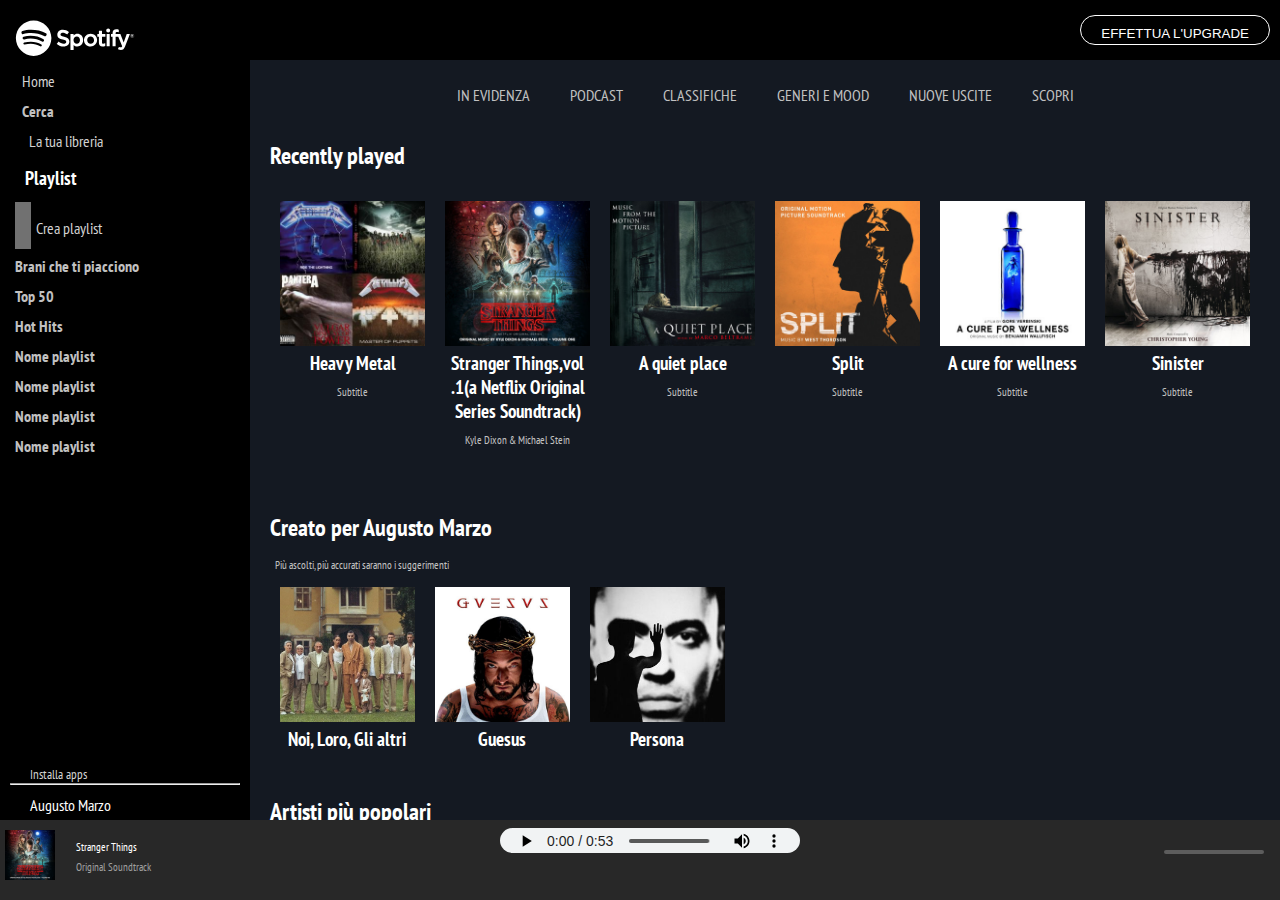
<file: index.html>
<!DOCTYPE html>
<html lang="en">
<head>
    <meta charset="UTF-8">
    <meta name="viewport" content="width=device-width, initial-scale=1.0">
    <link rel="preconnect" href="https://fonts.googleapis.com">
<link rel="preconnect" href="https://fonts.gstatic.com" crossorigin>
<link href="https://fonts.googleapis.com/css2?family=Montserrat:ital,wght@0,100;0,400;1,100&family=PT+Sans+Caption&family=PT+Sans+Narrow&display=swap" rel="stylesheet">
<link rel="stylesheet" href="https://cdnjs.cloudflare.com/ajax/libs/font-awesome/6.4.2/css/all.min.css" integrity="sha512-z3gLpd7yknf1YoNbCzqRKc4qyor8gaKU1qmn+CShxbuBusANI9QpRohGBreCFkKxLhei6S9CQXFEbbKuqLg0DA==" crossorigin="anonymous" referrerpolicy="no-referrer" />   
<link rel="stylesheet" href="css/style.css">
    <title>Spotify Web</title>
</head>
<body>
    <div class="wrapper">
          <div id="call-to-action" class="f-end">
               <button class="button-call" type="button">Effettua L'upgrade</button>
            </div>
        <main class="flex">
             <nav id="side-bar" class="column">
                <div class="side-bar-top">
                  <div class="logo-content f-center">
                           <img src="img/logo.svg" alt="logo">
                   </div>
                   <div class="display-none">
                          <img  src="img/logo-small.svg" alt="logo-small">
                   </div>
                    <div class="item-title">               
                          <i class="fa-solid fa-house txt-item"></i>
                          <span class="txt-item">Home</span>
                    </div>
                    <div class="item-title">               
                          <i class="fa-solid fa-magnifying-glass txt-item"></i>
                          <span class="txt-item"><a href="pages/pages.html">Cerca</a></span>
                   </div>
                   <div class="item-title mg-7-left">               
                         <i class="fa-solid fa-lines-leaning fa-flip-horizontal txt-item"></i>
                         <span class="txt-item ">La tua libreria</span>
                 </div>
                 <div class="playlist">
                         <h3 class="txt-white pad-10-tb ">Playlist</h3>
                 <div class="pad-10-tb ">
                        <i class="fa-solid fa-plus"></i>
                        <span class="txt-item">Crea playlist</span>
                 </div>
                    <ul>
                        <li class="txt-item "><a href="#">Brani che ti piacciono</a></li>
                        <li class="txt-item "><a href="#">Top 50</a></li>
                        <li class="txt-item "><a href="#">Hot Hits</a></li>
                        <li class="txt-item "><a href="#">Nome playlist</a></li>
                        <li class="txt-item "><a href="#">Nome playlist</a></li>
                        <li class="txt-item "><a href="#">Nome playlist</a></li>
                        <li class="txt-item "><a href="#">Nome playlist</a></li>
                    </ul> 
                </div>  
                </div>
                 <div class="side-bar-bottom"> 
                    <div class="f-end-column">
                      <div class="install-app">
                         <i class="fa-solid fa-arrow-down txt-item pad-10-tb pad-10-lr"></i>
                        <span class="txt-item"><small>Installa apps</small></span>
                  </div> 
                  <hr>
                   <div class="pad-10-tb">
                         <i class="fa-regular fa-user txt-item pad-10-lr"></i>
                         <span class="txt-white">Augusto Marzo</span>
                    </div>
                  </div>
                </div> 
             </nav>
                <section id="main-content">
                    <nav class="nav-bar ">
                        <ul class="list-nav-bar f-center-c wrap">
                            <li>In evidenza</li>
                            <li>Podcast</li>
                            <li>Classifiche</li>
                            <li>Generi e Mood</li>
                            <li>Nuove Uscite</li>
                            <li>Scopri</li>
                        </ul>
                    </nav>
               <div id="recently">
                        <h2 class="txt-white pad-20-tb">Recently played</h2>
                  <div class="cover-list space-between wrap">
                     <div class="cover-item">
                          <div class="cover-container">
                                <img  src="img/metal_lifting.jpg" alt="metal_lifting">
                                <div class="item-circle"><i class="fa-regular fa-circle-play fa-beat"></i></div>
                         </div>
                         <div class="text-center">
                                <h3 class="txt-white">Heavy Metal</h3>
                                <p class="txt-lightgrey">Subtitle</p>
                         </div>
                     </div>
                         
                      <div class="cover-item">
                          <div class="cover-container">
                                <img  src="img/stranger.jpeg" alt="stranger">
                                <div class="item-circle-visible"><i class="fa-regular fa-circle-play" style="color: #ffffff;"></i></div>
                         </div>
                         <div class="text-center">
                                <h3 class="txt-white text-center">Stranger Things,vol <br>.1(a Netflix Original <br>Series Soundtrack)</h3>
                                <p class="txt-lightgrey">Kyle Dixon & Michael Stein</p>
                         </div>
                      </div>
                         <div class="cover-item">
                            <div class="cover-container">
                                  <img  src="img/aquietplace.jpeg" alt="aquietplace">
                                  <div class="item-circle"><i class="fa-regular fa-circle-play fa-beat"></i></div>
                           </div>
                           <div class="text-center">
                                  <h3 class="txt-white">A quiet place</h3>
                                  <p class="txt-lightgrey">Subtitle</p>
                           </div>
                         </div>
                           <div class="cover-item">
                            <div class="cover-container">
                                  <img  src="img/split.jpeg" alt="split">
                                  <div class="item-circle"><i class="fa-regular fa-circle-play fa-beat"></i></div>
                           </div>
                            <div class="text-center">
                                  <h3 class="txt-white">Split</h3>
                                  <p class="txt-lightgrey">Subtitle</p>
                             </div>
                           </div>
                           <div class="cover-item">
                            <div class="cover-container">
                                  <img  src="img/cure.jpeg" alt="cure">
                                  <div class="item-circle"><i class="fa-regular fa-circle-play fa-beat"></i></div>
                           </div>
                           <div class="text-center">
                                  <h3 class="txt-white">A cure for wellness</h3>
                                  <p class="txt-lightgrey">Subtitle</p>
                           </div>
                           </div>
                           <div class="cover-item">
                            <div class="cover-container">
                                  <img  src="img/sinister.jpeg" alt="sinister">
                                  <div class="item-circle"><i class="fa-regular fa-circle-play fa-beat"></i></div>
                           </div>
                           <div class="text-center">
                                  <h3 class="txt-white">Sinister</h3>
                                  <p class="txt-lightgrey">Subtitle</p>
                           </div>
                          </div>
                      </div>
                  </div>
        <section id="foryou">
                             <h2 class="txt-white  pad-10-tb">Creato per Augusto Marzo</h2>
                             <p class="txt-lightgrey">Più ascolti, più accurati saranno i suggerimenti</p>
                    <div class="cover-list space-between wrap">
                        <div class="cover-item ">
                             <div class="cover-container">
                                   <img  src="img/marra1.webp" alt="Marracash">
                                   <div class="item-circle"><i class="fa-regular fa-circle-play fa-beat"></i></div>
                            </div>
                            <div class="text-center">
                                   <h3 class="txt-white">Noi, Loro, Gli altri</h3>
                            </div>
                        </div>
                        <div class="cover-item ">
                            <div class="cover-container">
                                  <img  src="img/gue-guesus-cover-album.jpg" alt="Marracash">
                                  <div class="item-circle"><i class="fa-regular fa-circle-play fa-beat"></i></div>
                           </div>
                           <div class="text-center ">
                                  <h3 class="txt-white">Guesus</h3>
                           </div>
                       </div>
                       <div class="cover-item ">
                        <div class="cover-container">
                              <img  src="img/marra2.jpg" alt="Marracash">
                              <div class="item-circle"><i class="fa-regular fa-circle-play fa-beat"></i></div>
                       </div>
                       <div class="text-center ">
                              <h3 class="txt-white">Persona</h3>
                       </div>
                   </div>
                    </div>
        </section>
        <section id="artist-popular">
                    <h2 class="txt-white  pad-10-tb">Artisti più popolari</h2>
                    <p class="txt-lightgrey">Più ascolti, più accurati saranno i suggerimenti</p>
           <div class="cover-list space-between">
               <div class="cover-item ">
                    <div class="cover-container">
                          <img class="circle" src="img/Marracashprofilo.jpg" alt="Marracash">
                   </div>
                   <div class="text-center">
                          <h3 class="txt-white">Marracash</h3>
                   </div>
               </div>
               <div class="cover-item ">
                   <div class="cover-container">
                         <img class="circle" src="img/gue-profilo.jpg" alt="Marracash">
                  </div>
                  <div class="text-center ">
                         <h3 class="txt-white">Guè</h3>
                  </div>
              </div>
           </div>
       </section>
      </section>
          
        </main>
    </div>
    <section id="player-section" class="space-between-center">
        <ul>
            <li><img src="img/stranger.jpeg" alt="Stranger Cover"></li>
            <li>
                    <span>Stranger Things</span><br>
                    <span>Original Soundtrack</span>
             </li>
                   <li><i class="fa-regular fa-heart"></i></li>
                   <li><i class="fa-regular fa-folder"></i></li>
        </div>
        </ul>
        <div>
            <ul class="player-buttons">
                     <li><i class="fa-solid fa-shuffle"></i></li>
                     <li><i class="fa-solid fa-backward-step"></i></li>
                     <li><i class="fa-regular fa-circle-play"></i></li>
                     <li><i class="fa-solid fa-forward-step"></i></li>
                     <li><i class="fa-solid fa-rotate-right"></i></li>
            </ul>
            <ul class="player-progression-bar">
                <li class="p-relative">
                    <audio class="song" controls autoplay>
                        <source src="img/yt1s.com - Stranger Things  Title Sequence HD  Netflix.mp3" type="audio/mp3">
                    </audio>                   
                </li>
            </ul>
        </div>
        <ul class="player-settings">
                  <li><i class="fa-solid fa-list"></i></li>
                  <li><i class="fa-solid fa-desktop"></i></li>
                  <li><i class="fa-solid fa-volume-high"></i></li>
                   <li class="p-relative">
                <div class="thin-bar short"></div>
                </div>
            </li>
        </ul>
    </section>
  </div>
</body>
</html>
</file>
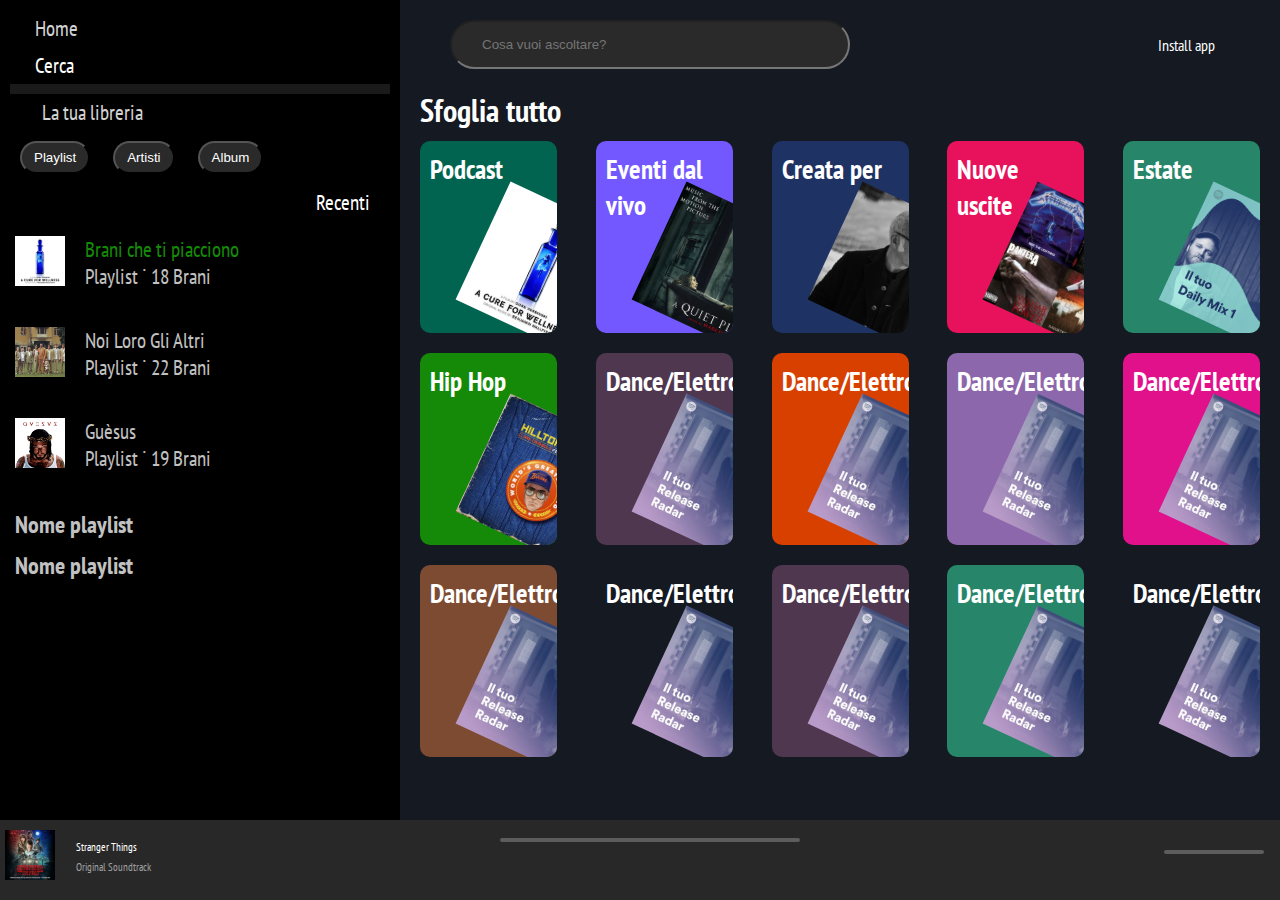
<file: pages/pages.html>
<!DOCTYPE html>
<html lang="en">
<head>
    <meta charset="UTF-8">
    <meta name="viewport" content="width=device-width, initial-scale=1.0">
    <link rel="preconnect" href="https://fonts.googleapis.com">
<link rel="preconnect" href="https://fonts.gstatic.com" crossorigin>
<link href="https://fonts.googleapis.com/css2?family=Montserrat:ital,wght@0,100;0,400;1,100&family=PT+Sans+Caption&family=PT+Sans+Narrow&display=swap" rel="stylesheet">
<link rel="stylesheet" href="https://cdnjs.cloudflare.com/ajax/libs/font-awesome/6.4.2/css/all.min.css" integrity="sha512-z3gLpd7yknf1YoNbCzqRKc4qyor8gaKU1qmn+CShxbuBusANI9QpRohGBreCFkKxLhei6S9CQXFEbbKuqLg0DA==" crossorigin="anonymous" referrerpolicy="no-referrer" />   
<link rel="stylesheet" href="style.css">
    <title>Spotify-Ricerca</title>
</head>
<body>
    <div class="wrapper">
        <main class="flex">
             <nav id="side-bar" class="column">
                <div class="side-bar-top">
                  
                    <div class="item-title">               
                          <i class="fa-solid fa-house txt-item"></i>
                          <span class="txt-item">Home</span>
                    </div>
                    <div class="item-title">               
                          <i class="fa-solid fa-magnifying-glass txt-item"></i>
                          <span class="txt-white">Cerca</span>
                   </div>
                   <hr>
                   <div class="item-title mg-7-left">               
                         <i class="fa-solid fa-lines-leaning fa-flip-horizontal txt-item"></i>
                         <span class="txt-item ">La tua libreria</span>
                 </div>
                 <div>
                    <input class="btn-tris txt-white" type="button" value="Playlist">
                    <input class="btn-tris txt-white" type="button" value="Artisti">
                    <input class="btn-tris txt-white"  type="button" value="Album">
                 </div>
                 <div class="playlist">
                    <div class="space-between-center">
                          <h3 class="txt-white pad-10-tb "><i class="fa-solid fa-magnifying-glass"></i></h3>
                          <span class="txt-white">Recenti <i class="fa-solid fa-chevron-down"></i></span>
                    </div>
                    <ul>
                        <div class="f-center-start"> 
                        <li class="txt-item "><a href="#"><img src="../img/cure.jpeg" alt=""></a></li>
                        <li><span class="txt-green">Brani che ti piacciono</span>
                        <br>
                        <span class="txt-lightgrey">Playlist &dot; 18 Brani</span></li>
                    </div>
                    <div class="f-center-start"> 
                        <li class="txt-item "><a href="#"><img src="../img/marra1.webp" alt=""></a></li>
                        <li><span class="txt-lightgrey">Noi Loro Gli Altri</span>
                        <br>
                        <span class="txt-lightgrey">Playlist &dot;  22   Brani</span></li>
                    </div>
                    <div class="f-center-start"> 
                        <li class="txt-item "><a href="#"><img src="../img/gue-guesus-cover-album.jpg" alt="Guè"></a></li>
                        <li><span class="txt-lightgrey">Guèsus</span>
                        <br>
                        <span class="txt-lightgrey">Playlist &dot; 19 Brani</span></li>
                    </div>
                        <li class="txt-item "><a href="#">Nome playlist</a></li>
                        <li class="txt-item "><a href="#">Nome playlist</a></li>
                       
                    </ul> 
                </div>  
                </div>
             </nav>
                <section id="main-content">
                    <div class="space-between-center">
                      <div class="rewind f-center">
                               <a href="../index.html"><i class="fa-solid fa-circle-chevron-left"></i></a>
                               <i class="fa-solid fa-circle-chevron-right"></i>
                               <input class="button-call" type="text" value="" placeholder="Cosa vuoi ascoltare?" style="color: lightgray;">
                        </div>
                        <div class="item-up f-center">
                               <i class="fa-solid fa-arrow-down txt-item pad-10-tb pad-10-lr"></i>
                               <span class="txt-white">Install app</span>
                               <i class="fa-regular fa-bell txt-white"></i>
                               <i class="fa-regular fa-user txt-item pad-10-lr"></i>
                            </div>
                        </div>
                  <div class="container">
                    <h1>Sfoglia tutto</h1>
                    <div class="cover-list space-between-center wrap">
                        <div class="cover-item ">
                             <div class="cover-container bg-darkgreen">
                                   <h2 class="txt-white">Podcast</h2>
                                   <img src="../img/cure.jpeg" alt="cure">
                            </div>
                        </div>
                            <div class="cover-item ">
                                <div class="cover-container bg-violet">
                                      <h2 class="txt-white">Eventi dal vivo</h2>
                                      <img src="../img/aquietplace.jpeg" alt="aquietplace">
                               </div>
                            </div>
                            <div class="cover-item ">
                                <div class="cover-container bg-3">
                                      <h2 class="txt-white">Creata per <template></template></h2>
                                      <img src="../img/einaudi.jpeg"alt="Einaudi">
                               </div>
                            </div>
                            <div class="cover-item ">
                                <div class="cover-container bg-4">
                                      <h2 class="txt-white">Nuove uscite</h2>
                                      <img src="../img/metal_lifting.jpg" alt="metal">
                               </div>
                            </div>
                            <div class="cover-item ">
                                <div class="cover-container bg-5">
                                      <h2 class="txt-white">Estate</h2>
                                      <img src="../img/mixdaily.jpeg" alt="mixdaily">
                               </div>
                            </div>
                            <div class="cover-item ">
                                <div class="cover-container bg-6">
                                      <h2 class="txt-white">Hip Hop</h2>
                                      <img src="../img/player_left.jpg" alt="player">
                               </div>
                            </div>
                            <div class="cover-item ">
                                <div class="cover-container bg-7">
                                      <h2 class="txt-white">Dance/Elettronica</h2>
                                      <img src="../img/radar.jpeg" alt="radar">
                               </div>
                            </div>
                            <div class="cover-item ">
                                <div class="cover-container bg-8">
                                      <h2 class="txt-white">Dance/Elettronica</h2>
                                      <img src="../img/radar.jpeg" alt="radar">
                               </div>
                            </div>
                            <div class="cover-item ">
                                <div class="cover-container bg-9">
                                      <h2 class="txt-white">Dance/Elettronica</h2>
                                      <img src="../img/radar.jpeg" alt="radar">
                               </div>
                            </div>
                            <div class="cover-item ">
                                <div class="cover-container bg-10">
                                      <h2 class="txt-white">Dance/Elettronica</h2>
                                      <img src="../img/radar.jpeg" alt="radar">
                               </div>
                            </div>
                            <div class="cover-item ">
                                <div class="cover-container bg-11">
                                      <h2 class="txt-white">Dance/Elettronica</h2>
                                      <img src="../img/radar.jpeg" alt="radar">
                               </div>
                            </div>
                            <div class="cover-item ">
                                <div class="cover-container bg-1">
                                      <h2 class="txt-white">Dance/Elettronica</h2>
                                      <img src="../img/radar.jpeg" alt="radar">
                               </div>
                            </div>
                            <div class="cover-item ">
                                <div class="cover-container bg-7">
                                      <h2 class="txt-white">Dance/Elettronica</h2>
                                      <img src="../img/radar.jpeg" alt="radar">
                               </div>
                            </div>
                            <div class="cover-item ">
                                <div class="cover-container bg-5">
                                      <h2 class="txt-white">Dance/Elettronica</h2>
                                      <img src="../img/radar.jpeg" alt="radar">
                               </div>
                            </div>
                            <div class="cover-item ">
                                <div class="cover-container bg-2">
                                      <h2 class="txt-white">Dance/Elettronica</h2>
                                      <img src="../img/radar.jpeg" alt="radar">
                               </div>
                            </div>
                        </div>
                  </div>
     <footer>
             <div class="container-footer space-between-center">
                 <div>
                       <ul>
                            <li><a class="txt-white" href="#">Azienda</a></li>
                            <li><a class="txt-lightgrey" href="#">Chi siamo</a></li>
                            <li><a class="txt-lightgrey" href="#">Opportunità di lavoro</a></li>
                            <li><a class="txt-lightgrey" href="#">For the Record</a></li>
                        </ul>
                </div>
                 <div>
                      <ul>
                             <li><a class="txt-white" href="#">Community</a></li>
                             <li><a class="txt-lightgrey" href="#">Per    artisti</a></li>
                             <li><a class="txt-lightgrey" href="#">Sviluppatori</a></li>
                             <li><a class="txt-lightgrey"  href="#">Pubblicità</a></li>
                             <li><a class="txt-lightgrey"  href="#">Investitori</a></li>
                             <li><a class="txt-lightgrey"  href="#">Venditori</a></li>
                      </ul>
                </div>
                <div>
                      <ul>
                            <li><a class="txt-white" href="#">Link Utili</a></li>
                            <li><a class="txt-lightgrey" href="#">App per cellulare gratuita</a></li>
                            <li><a class="txt-lightgrey" href="#">Diriti del consumatore</a></li>
                      </ul>
                </div>
                <div>
                            <i class="fa-brands fa-instagram"></i>
                            <i class="fa-brands fa-twitter"></i>
                            <i class="fa-brands fa-facebook"></i>
                </div>
                    </div>
               </footer>
      </section>
  
        </main>
    </div>
    <section id="player-section" class="space-between-center">
        <ul>
            <li><img src="img/stranger.jpeg" alt="Stranger Cover"></li>
            <li>
                    <span>Stranger Things</span><br>
                    <span>Original Soundtrack</span>
             </li>
                   <li><i class="fa-regular fa-heart"></i></li>
                   <li><i class="fa-regular fa-folder"></i></li>
        </div>
        </ul>
        <div>
            <ul class="player-buttons">
                     <li><i class="fa-solid fa-shuffle"></i></li>
                     <li><i class="fa-solid fa-backward-step"></i></li>
                     <li><i class="fa-regular fa-circle-play"></i></li>
                     <li><i class="fa-solid fa-forward-step"></i></li>
                     <li><i class="fa-solid fa-rotate-right"></i></li>
            </ul>
            <ul class="player-progression-bar">
                <li class="p-relative">
                    <div class="thin-bar long"></div>
                </li>
            </ul>
        </div>
        <ul class="player-settings">
                  <li><i class="fa-solid fa-list"></i></li>
                  <li><i class="fa-solid fa-desktop"></i></li>
                  <li><i class="fa-solid fa-volume-high"></i></li>
                   <li class="p-relative">
                <div class="thin-bar short"></div>
                </div>
            </li>
        </ul>
    </section>
  </div>
</body>
</html>
</file>
<file: css/style.css>
* {
    margin: 0;
    padding: 0;
    box-sizing: border-box;
}
body {
    font-family: 'Montserrat', sans-serif;
    font-family: 'PT Sans Caption', sans-serif;
    font-family: 'PT Sans Narrow', sans-serif;
}

:root {
	--color-dark-color: #141922;
	--color-dark-grey: #282828;
	--color-black: #000000;
	--color-white: #FFFFFF;
	--color-grey: #717171;
	--color-light-grey: #C1C1C1;
	--color-highlight: #ADFF2F;
    --color-item: #D2D2D2;
}
/* Uutility */
.wrapper {
    width: 100%;
    height: 100vh;
}
.txt-white {
    color: var(--color-white);
}
.txt-grey {
    color: var(--color-grey);
}
.txt-lightgrey {
    color: var(--color-light-grey);
}
.txt-item {
    color: var(--color-item);
}
.margin-l-10 {
    margin-left: 10px;
}
.pad-10-lr {
    padding-left: 10px;
    padding-right: 10px;
}

.pad-10-tb {
    padding-top: 10px;
    padding-bottom: 10px;
}
.pad-20-lr {
    padding-left: 20px;
    padding-right: 20px;

}
.pad-20-tb {
    padding-top: 20px;
    padding-bottom: 20px;
}
.mg-7-left {
    margin-left: 7px;
}
.text-center {
    text-align: center;
}
li {
   list-style: none;
}
main {
      width: 100%;
      height: calc(100% - 80px);
}
#side-bar {
    width: 250px;
    height:100%;
    background-color: var(--color-black);
    padding: 10px;
    transition: all 1s;

}
#main-content {
    width: calc(100% - 250px);
    height: 100%;
    overflow-y: auto;
    padding-top: 70px;
    padding: 0 10px;
    background-color: var(--color-dark-color);
    transition: all 1s;
}
#player-section {
    width: 100%;
    height: 80px;
    position: fixed;
    bottom: 0;
    left: 0;
    z-index: 1000;
    color: var(--color-white);
}
h3 {
    padding: 5px;
}
.display-none {
    display: none;
}
img {
    display: block;
}
#side-bar #main-content  {
    overflow-y: hidden;
}
.bg-dark-grey {
    background-color: var(--color-dark-grey);
}
/* Utility Flex */
.flex {
    display: flex;
}
.column {
    display: flex;
    flex-direction: column;
}
.f-end {
    display: flex;
    justify-content: flex-end;
    align-items: center;
}
.f-end-column {
    display: flex;
    flex-direction: column;
    justify-content: flex-end;
    align-items: flex-start;
    align-content: center;
}
.f-center {
    display: flex;
    justify-content: flex-start;
    align-items: center;
    align-content: flex-start;
}
.f-center-c {
    display: flex;
    justify-content: center;
    align-items: center;
    align-content: flex-start;
}
.space-between {
    display: flex;
    justify-content: flex-start;
    align-items: flex-start;
    align-content: space-between;
}
.space-between-center {
    display: flex;
    justify-content: space-between;
    align-items: flex-start;
    align-content: space-between;
}

/* call-to-action*/
#call-to-action {
    width: calc(100% - 250px);
    height: 60px;
    position: fixed;
    top: 0;
    right: 0;
    z-index: 999;
    background-color: var(--color-black);
}
.button-call {
     height: 50%;
     padding: 10px 20px 10px 20px;
     margin-right: 10px;
     text-decoration: none;
     text-transform: uppercase;
     border-radius: 50px;
     background-color: transparent;
     cursor: pointer;
     color: var(--color-white);
     border: 1px solid white;  
    }
.button-call:hover {
transform: scale(1.1);
transition: all 1s;
}
    
/* player section */
#player-section {
    background-color: var(--color-dark-grey);
}

#player-section small {
    font-size: 0.8rem;
    display: inline-block;
}
.section-left .section-left {
    width: 25%;
}
.section-center {
    width: 50%;
}
#player-section ul {
    display: flex;
    justify-content: center;
    align-items: center;
}

#player-section li {
    margin-right: 1rem;
}

#player-section img {
    width: 50px;
    margin: 10px 5px;
}

#player-section span {
    font-size: .7rem;
    color: #9f9f9f;
}

#player-section span:first-of-type {
    color: white;
}

#player-section span:nth-of-type(2):hover {
    color: white;
    text-decoration: underline;
}

#player-section i {
    font-size: .9rem;
    transition: color .3s;
}

#player-section i.fa-heart,
#player-section i.fa-folder {
    color: #7c7e83;
}

#player-section i:hover {
    color: white;
}

#player-section div span:first-of-type {
    font-weight: bold;
}

#player-section .thin-bar {
    background-color: #5d5d5d;
    width: 25vw;
    height: 4px;
    border-radius: 20px;
    cursor: pointer;
    transition: background-color .2s;
}


#player-section .thin-bar.short {
    width: 100px;
}


#player-section .player-buttons i,
#player-section .player-settings i {
    transition: transform .3s;
}

#player-section .player-buttons i:hover,
#player-section .player-settings i:hover {
    transform: scale(1.2);
}

#player-section .player-buttons i.fa-circle-play {
    font-size: 2rem;
}

#player-section .player-buttons {
    margin-bottom: .5rem;
}

#player-section .player-progression-bar .thin-bar.short {
    background-color: #c1c1c1;
    position: absolute;
    top: 0;
}

#player-section .player-settings .thin-bar.shorter {
    width: 25px;
    background-color: #c1c1c1;
    position: absolute;
    top: 0;
}


#player-section .player-progression-bar .thin-bar.short:hover,
#player-section .player-settings .thin-bar.shorter:hover  {
    opacity: 1;
}
#player-section .player-settings {
    margin-top: 30px;
}
.song {
    max-height: 25px;
    max-width: 300px;
}
/* side-bar */
#side-bar img {
    width: 120px;
    margin: 10px 5px 10px 5px;
    display: block;
}
#side-bar a {
    margin-right: 30px;
    font-size: 1em;
    text-decoration: none;
    font-weight: bold;
    color: var(--color-light-grey);
}
#side-bar li {
    padding: 5px;
}
.side-bar-top {
    height: calc(100% - 80px);
}
.side-bar-bottom {
    max-height: 80px;
    position: relative;
    left: 0;
    bottom: -15px;
}

.item-title {
    padding: 5px;
    font-size: 1em;
}
.item-title .fa-solid {
    padding-left: 7px;
}
.fa-plus {
    padding: 8px;
    background-color: var(--color-grey);
    color: var(--color-black);
    font-size: 1.5em;
    margin: 5px;
}
hr {
    width: 100%;
}

#side-bar .fa-plus:hover {
    cursor: pointer;
    transform: scale(1.2);
}
#side-bar h3 {
    margin-left: 10px;
}

#side-bar .item-title:hover {
    border-left: 1px solid var(--color-highlight);
    cursor: pointer;
}
/* nav-bar */
.list-nav-bar {
    margin-top: 80px;
    font-size: 0.8rem;
}
.list-nav-bar li {
    text-transform: uppercase;
    color: var(--color-light-grey);
    padding: 5px 20px;
    font-size: 1rem;
}
.list-nav-bar li:hover {
    cursor: pointer;
    border-bottom: 1px solid var(--color-highlight);

}
.side-bar-top {
    height: calc(100% - 120px);
    display: flex;
    flex-direction: column;
    flex-grow: 1;
    overflow: hidden;
    min-height: 200px;
}
.playlist {
    display: flex;
    flex-direction: column;
    min-height: 0;
}
.nav-bar ul {
    overflow-y: auto;
}
/* Recently */
#recently img {
    width: 100%;
    display: block;
}
#recently {
    padding: 10px;
}
#recently {
    width: 100%;
}
#recently .cover-item {
    width: calc(100% / 6 -10px);
    padding: 10px;
}
#recently p {
    font-size: 0.7rem;
    padding: 5px;
}

/* For You */
#foryou {
    width: 100%;
    padding: 10px;
}
#foryou h2 {
    margin-top: 20px;
}
#foryou p {
    font-size: 0.7rem;
    padding: 5px;
}
#foryou img {
    width: 100%;
    display: block;
}
#foryou .cover-item {
    width: calc(100% / 6 - 10px);
    padding: 10px;
}
/* artist popular */
#artist-popular {
    width: 100%;
    padding: 10px;
}
#fartist-popular h2 {
    margin-top: 20px;
}
#artist-popular p {
    font-size: 0.7rem;
    padding: 5px;
}
#artist-popular img {
    width: 100%;
    display: block;
}
#artist-popular .cover-item {
    width: calc(100% / 6 - 10px);
    padding: 10px;
}
.circle {
    border-radius: 50%;
}
/* bonus */
#main-content .item-circle {
    font-size: 50px;
    position: absolute;
    top: 50%;
    left: 50%;
    transform: translate(-50%, -50%);
    display: none;
    color: var(--color-white);
}
.cover-container {
    position: relative;
    cursor: pointer;
}

#main-content .cover-container:hover .item-circle {
   display: block;
}
.item-circle-visible {
    font-size: 50px;
    position: absolute;
    top: 50%;
    left: 50%;
    transform: translate(-50%, -50%);
    color: var(--color-white);
}
.cover-container:hover {
    transform: scale(1.1);    
}
.cover-list:hover .item-circle-visible{
    display: none;
}
li:hover {
    cursor: pointer; 
    color: var(--color-white);  
 }

/* media query */
@media screen and (max-width: 992px) {

    .wrap{
        flex-wrap: wrap;
    }
   #main-content .cover-item {
        width: calc(100% / 4 - 10px);
        padding: 10px;
        transition: all 1s;
    }
#main-content .nav-bar {
        transition: all 1s;
    }
}
@media screen and (max-width: 768px) {

.wrap{
        flex-wrap: wrap;
    }
#main-content .cover-item {
        width: calc(100% / 2 - 10px);
        padding: 10px;
        transition: all 1s;
    }
.song {
        max-height: 25px;
        max-width: 200px;
}
.short {
    width: 15px;
}
#player-section i {
    padding: 0px;
}
}
@media screen and (max-width: 576px) {
    .wrap{
        flex-wrap: wrap;
    }
#main-content {
    width: calc(100% - 50px);
}
#call-to-action {
    width: calc(100% - 50px)
}
#main-content .cover-item {
        width: calc(100% / 2 - 10px);
        padding: 10px;
        transition: all 2s;
    }
.playlist a {
    font-size: 0.5rem;
}
#side-bar {
    width: 50px;
    text-align: center;
    transition: all 2s;
}
#side-bar .logo-content:first-child{
    display: none;
}
#side-bar .display-none{
    display: block;
    width: 35px;
   margin-left: 2px;
}
#side-bar .item-title > span {
display: none;
}
#side-bar  .playlist{
    display: none;
}
#side-bar .side-bar-bottom > span {
    display: none;
    }
#side-bar .pad-10-tb > span {
        display: none;
}
#side-bar .install-app > span {
    display: none;
}

.side-bar-bottom {
    height: 120px;
}
hr {
    display: none;
}
#player-section .thin-bar.short {
    width: 20px;
}
#player-section i{
padding: 3px;
}
#player-section i {
    padding: 0px;
}
.side-bar-top i img{ 
    font-size: 1.2em;
}
.side-bar-bottom {
    max-height: 20px;
    position: relative;
    left: 0;
    bottom: -60px;
}
}
</file>
<file: pages/style.css>
* {
    margin: 0;
    padding: 0;
    box-sizing: border-box;
}
body {
    font-family: 'Montserrat', sans-serif;
    font-family: 'PT Sans Caption', sans-serif;
    font-family: 'PT Sans Narrow', sans-serif;
}

:root {
	--color-dark-color: #141922;
	--color-dark-grey: #282828;
	--color-black: #000000;
	--color-white: #FFFFFF;
	--color-grey: #717171;
	--color-light-grey: #C1C1C1;
	--color-highlight: #ADFF2F;
    --color-item: #D2D2D2;
    --call: #463289;
}
/* Uutility */
.wrapper {
    width: 100%;
    height: 100vh;
}

.txt-white {
    color: var(--color-white);
}
.txt-grey {
    color: var(--color-grey);
}
.txt-lightgrey {
    color: var(--color-light-grey);
}
.txt-item {
    color: var(--color-item);
}
.txt-green {
    color: #148A08;
}
.margin-l-10 {
    margin-left: 10px;
}
.pad-10-lr {
    padding-left: 10px;
    padding-right: 10px;
}
.bg-darkgreen {
    background-color: #006450;
}
.pad-10-tb {
    padding-top: 10px;
    padding-bottom: 10px;
}
.pad-20-lr {
    padding-left: 20px;
    padding-right: 20px;

}
.pad-20-tb {
    padding-top: 20px;
    padding-bottom: 20px;
}
.mg-7-left {
    margin-left: 7px;
}
.text-center {
    text-align: center;
}
li {
   list-style: none;
}
main {
      width: 100%;
      height: calc(100% - 80px);
}
#side-bar {
    width: 400px;
    height:100%;
    background-color: var(--color-black);
    padding: 10px;
    transition: all 1s;

}
#main-content {
    width: calc(100% - 400px);
    height: 100%;
    overflow-y: auto;
    padding-top: 70px;
    padding: 20px 10px;
    background-color: var(--color-dark-color);
    transition: all 1s;
}
#player-section {
    width: 100%;
    height: 80px;
    position: fixed;
    bottom: 0;
    left: 0;
    z-index: 1000;
    color: var(--color-white);
}
h3 {
    padding: 5px;
}
.display-none {
    display: none;
}
img {
    display: block;
}
#side-bar #main-content  {
    overflow-y: hidden;
}
.bg-dark-grey {
    background-color: var(--color-dark-grey);
}
.bg-violet {
    background-color: #7358FF;
}
.bg-3 {
    background-color: #1E3264;
}
.bg-4 {
    background-color: #E8115B;
}
.bg-5 {
    background-color: #27856A;
}
.bg-6 {
background-color: #148A08;
} 
.bg-7 {
background-color: #503750;
}  
.bg-8 {
    background-color: #D84000;
}
.bg-9 {
    background-color: #8D67AB;
}
.bg-10 {
    background-color: #E1118C;
}
.bg-11 {
    background-color: #7D4B32;
}
    /* Utility Flex */
.flex {
    display: flex;
}
.column {
    display: flex;
    flex-direction: column;
}
.f-end {
    display: flex;
    justify-content: flex-end;
    align-items: center;
}
.f-end-column {
    display: flex;
    flex-direction: column;
    justify-content: flex-end;
    align-items: flex-start;
    align-content: center;
}
.f-center {
    display: flex;
    justify-content: flex-start;
    align-items: center;
    align-content: flex-start;
}
.f-center-c {
    display: flex;
    justify-content: center;
    align-items: center;
    align-content: flex-start;
}
.space-between {
    display: flex;
    justify-content: flex-start;
    align-items: flex-start;
    align-content: space-between;
}
.space-between-center {
    display: flex;
    justify-content: space-between;
    align-items: flex-start;
    align-content: space-between;
}
.f-center-start{
    display: flex;
    justify-content: flex-start;
    align-items: flex-start;
}
.wrap {
    display: flex;
    flex-wrap: wrap;
}
 
/* call-to-action*/
#call-to-action {
    width: calc(100% - 250px);
    height: 400px;
    position: fixed;
    top: 0;
    right: 0;
    z-index: 999;
    background-color: var(--call);
    border-top-right-radius: 20px;
    border-top-left-radius: 20px;
}
.button-call {
    width: 400px;
     height: 50%;
     padding: 15px 30px 15px 30px;
     margin-right: 10px;
     text-decoration: none;
     border-radius: 50px;
     background-color: #2A2A2A;
     display: inline;
     margin-bottom: 10px;
    }
   
/* player section */
#player-section {
    background-color: var(--color-dark-grey);
}

#player-section small {
    font-size: 0.8rem;
    display: inline-block;
}
.section-left .section-left {
    width: 25%;
}
.section-center {
    width: 50%;
}
#player-section ul {
    display: flex;
    justify-content: center;
    align-items: center;
}

#player-section li {
    margin-right: 1rem;
}

#player-section img {
    width: 50px;
    margin: 10px 5px;
}

#player-section span {
    font-size: .7rem;
    color: #9f9f9f;
}

#player-section span:first-of-type {
    color: white;
}

#player-section span:nth-of-type(2):hover {
    color: white;
    text-decoration: underline;
}

#player-section i {
    font-size: .9rem;
    transition: color .3s;
}

#player-section i.fa-heart,
#player-section i.fa-folder {
    color: #7c7e83;
}

#player-section i:hover {
    color: white;
}

#player-section div span:first-of-type {
    font-weight: bold;
}

#player-section .thin-bar {
    background-color: #5d5d5d;
    width: 25vw;
    height: 4px;
    border-radius: 20px;
    cursor: pointer;
    transition: background-color .2s;
}


#player-section .thin-bar.short {
    width: 100px;
}

#player-section .thin-bar.long {
    width: 300px;
    margin-top: 10px;
}

#player-section .player-buttons i,
#player-section .player-settings i {
    transition: transform .3s;
}

#player-section .player-buttons i:hover,
#player-section .player-settings i:hover {
    transform: scale(1.2);
}

#player-section .player-buttons i.fa-circle-play {
    font-size: 2rem;
}

#player-section .player-buttons {
    margin-bottom: .5rem;
}

#player-section .player-progression-bar .thin-bar.short {
    background-color: #c1c1c1;
    position: absolute;
    top: 0;
}

#player-section .player-settings .thin-bar.shorter {
    width: 25px;
    background-color: #c1c1c1;
    position: absolute;
    top: 0;
}


#player-section .player-progression-bar .thin-bar.short:hover,
#player-section .player-settings .thin-bar.shorter:hover  {
    opacity: 1;
}
#player-section .player-settings {
    margin-top: 30px;
}

/* side-bar */
#side-bar ul li img {
    max-width: 50px; 
}
#side-bar i {
    font-size: 1.3rem;
    padding: 10px 10px;
}
#side-bar span {
    padding: 5px 0;
    font-size: 1.3rem;
}
#side-bar a {
    margin-right: 30px;
    font-size: 1.5em;
    text-decoration: none;
    font-weight: bold;
    color: var(--color-light-grey);
}
#side-bar li {
    padding: 5px;
}
.side-bar-top {
    height: calc(100% - 80px);
}

hr {
    width: 100%;
    padding: 0;
    border: 5px solid rgba(255, 255, 255, 0.1);
}
.item-title {
    padding: 5px;
    font-size: 1em;
}
.item-title .fa-solid {
    padding-left: 7px;
}
.fa-plus {
    padding: 8px;
    background-color: var(--color-grey);
    color: var(--color-black);
    font-size: 1.5em;
    margin: 5px;
}
hr {
    width: 100%;
}

#side-bar .fa-plus:hover {
    cursor: pointer;
    transform: scale(1.2);
}
#side-bar h3 {
    margin-left: 10px;
}

#side-bar .item-title:hover {
    border-left: 1px solid var(--color-highlight);
    cursor: pointer;
}
.btn-tris {
    padding: 7px 12px;
    background-color: #2A2A2A;
    border-radius: 20px;
    margin: 10px 10px;
}
/* nav-bar */
.list-nav-bar {
    margin-top: 80px;
    font-size: 0.8rem;
}
.list-nav-bar li {
    text-transform: uppercase;
    color: var(--color-light-grey);
    padding: 5px 20px;
    font-size: 1rem;
}
.list-nav-bar li:hover {
    cursor: pointer;
    border-bottom: 1px solid var(--color-highlight);

}

/* bonus */
#main-content .item-circle {
    font-size: 50px;
    position: absolute;
    top: 50%;
    left: 50%;
    transform: translate(-50%, -50%);
    display: none;
    color: var(--color-white);
}



/* Main content */
#side-bar ul span {
    padding: 10px;
}
.rewind i {
    padding: 10px;
    font-size: 1.5rem;
    color: var(--color-white);
}
.rewind i:hover {
    cursor: pointer;
}
.item-up {
    padding: 15px;
}
.item-up i {
    padding: 10px;
    font-size: 1.5rem;
}
.cover-container h2 {
    font-weight: 600;
    font-size: 1.7em;
    margin
}
.cover-container img {
    width: 130px;
    position: absolute;
    bottom: 0;
    right: -50px;
    transform: rotate(25deg);
}
.cover-container {
    position: relative;
    cursor: pointer;
    padding: 10px;
    height: 15vw;
    overflow: hidden;

}
.cover-container {
    border-radius: 10px;
}
h1 {
    color: white;
    font-weight: bold;
    margin-left: 10px;
    margin-top: 10px;
}
.container .cover-item {
    width: calc(100% / 5 - 15px);
    padding: 10px;
}
.container-footer {
    padding: 20px;
    margin-top: 80px;
}
.container-footer li  a{
    text-decoration: none;
}
.container-footer li {
    padding: 10px;
    font-size: 1.1rem;
}
.container-footer i {
    font-size: 2rem;
    color: var(--color-white);
    padding: 10px;
}
/* media query */
@media screen and (max-width: 992px) {

    .wrap{
        flex-wrap: wrap;
    }
   #main-content .cover-item {
        width: calc(100% / 4 - 10px);
        padding: 10px;
        transition: all 1s;
    }
#main-content .nav-bar {
        transition: all 1s;
    }
    .cover-container img {
        width: 100px;
        position: absolute;
        bottom: 0;
        right: -50px;
        transform: rotate(25deg);
    }
}
@media screen and (max-width: 768px) {

.wrap{
        flex-wrap: wrap;
    }
#main-content .cover-item {
        width: calc(100% / 2 - 10px);
        padding: 10px;
        transition: all 1s;
    }
.song {
        max-height: 25px;
        max-width: 200px;
}
.short {
    width: 15px;
}
#player-section i {
    padding: 0px;
}
.cover-container img {
    width: 100px;
    position: absolute;
    bottom: 0;
    right: -50px;
    transform: rotate(25deg);
}
}
@media screen and (max-width: 576px) {
    .wrap{
        flex-wrap: wrap;
    }
#main-content {
    width: calc(100% - 50px);
}
#call-to-action {
    width: calc(100% - 50px)
}
#main-content .cover-item {
        width: calc(100% / 2 - 10px);
        padding: 10px;
        transition: all 2s;
    }
.playlist a {
    font-size: 0.5rem;
}
#side-bar {
    width: 50px;
    text-align: center;
    transition: all 2s;
}
#side-bar .logo-content:first-child{
    display: none;
}
#side-bar .display-none{
    display: block;
    width: 35px;
   margin-left: 2px;
}
#side-bar .item-title > span {
display: none;
}
#side-bar  .playlist{
    display: none;
}
#side-bar .side-bar-bottom > span {
    display: none;
    }
#side-bar .pad-10-tb > span {
        display: none;
}
#side-bar .install-app > span {
    display: none;
}
.side-bar-top {
    height: calc(100% - 120px);
}
.side-bar-bottom {
    height: 120px;
}
hr {
    display: none;
}
#player-section .thin-bar.short {
    width: 20px;
}
#player-section i{
padding: 3px;
}
#player-section i {
    padding: 0px;
}
.side-bar-top i img{ 
    font-size: 1.2em;
}
.side-bar-bottom {
    max-height: 20px;
    position: relative;
    left: 0;
    bottom: -60px;
}
.cover-container img {
    width: 100px;
    position: absolute;
    bottom: 0;
    right: -50px;
    transform: rotate(25deg);
}
}
</file>
